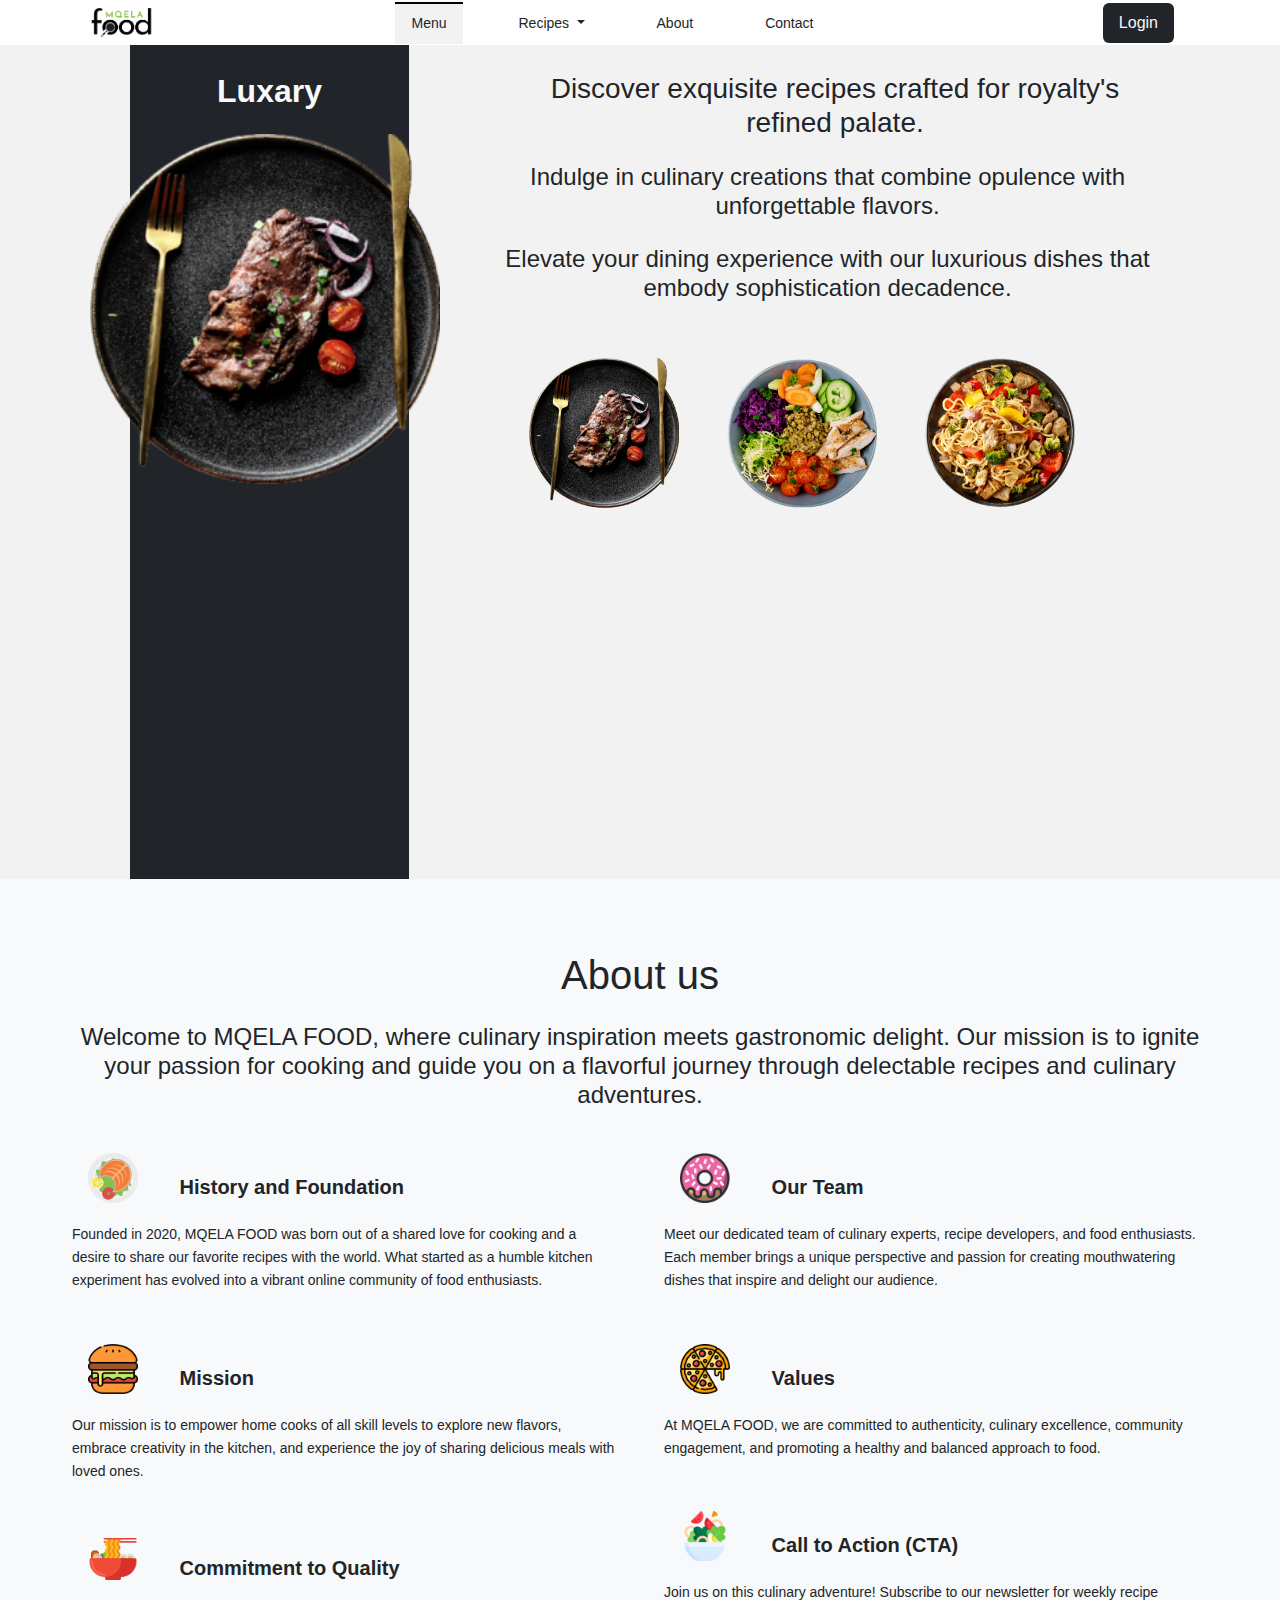
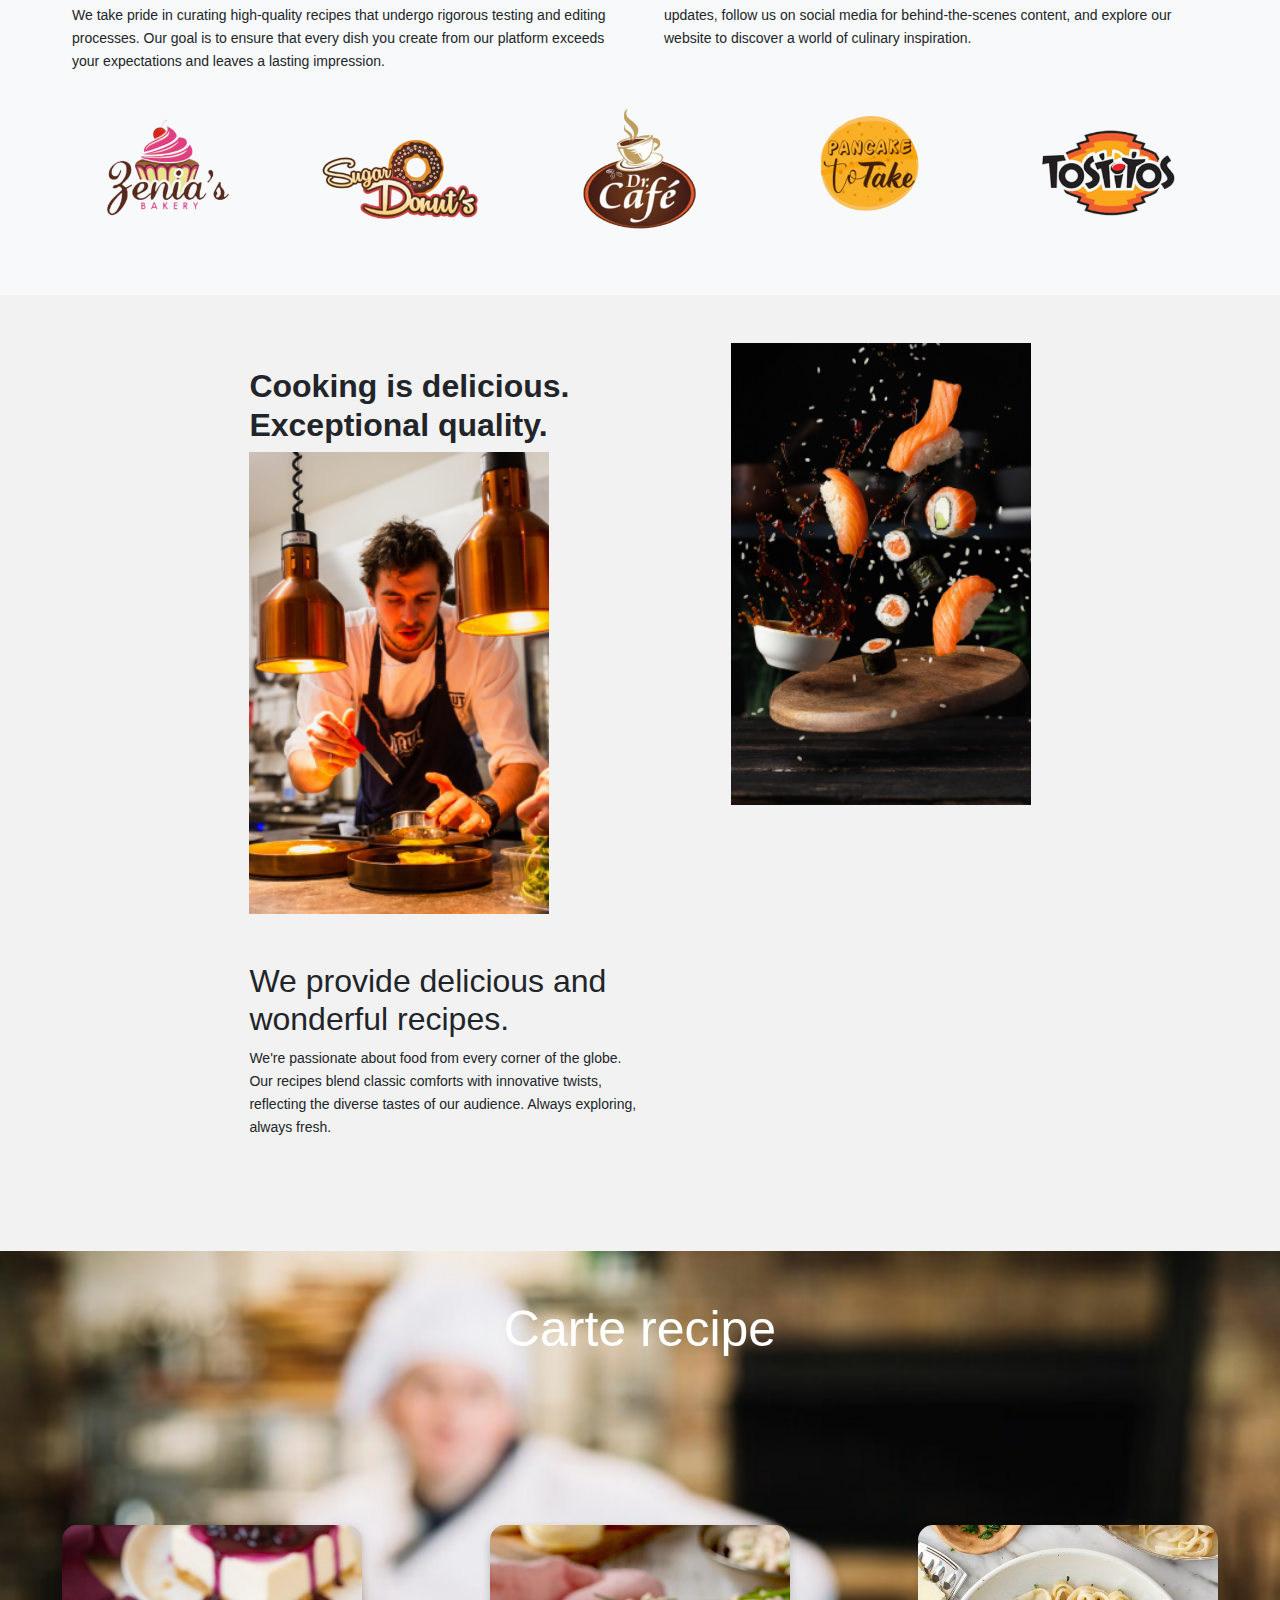
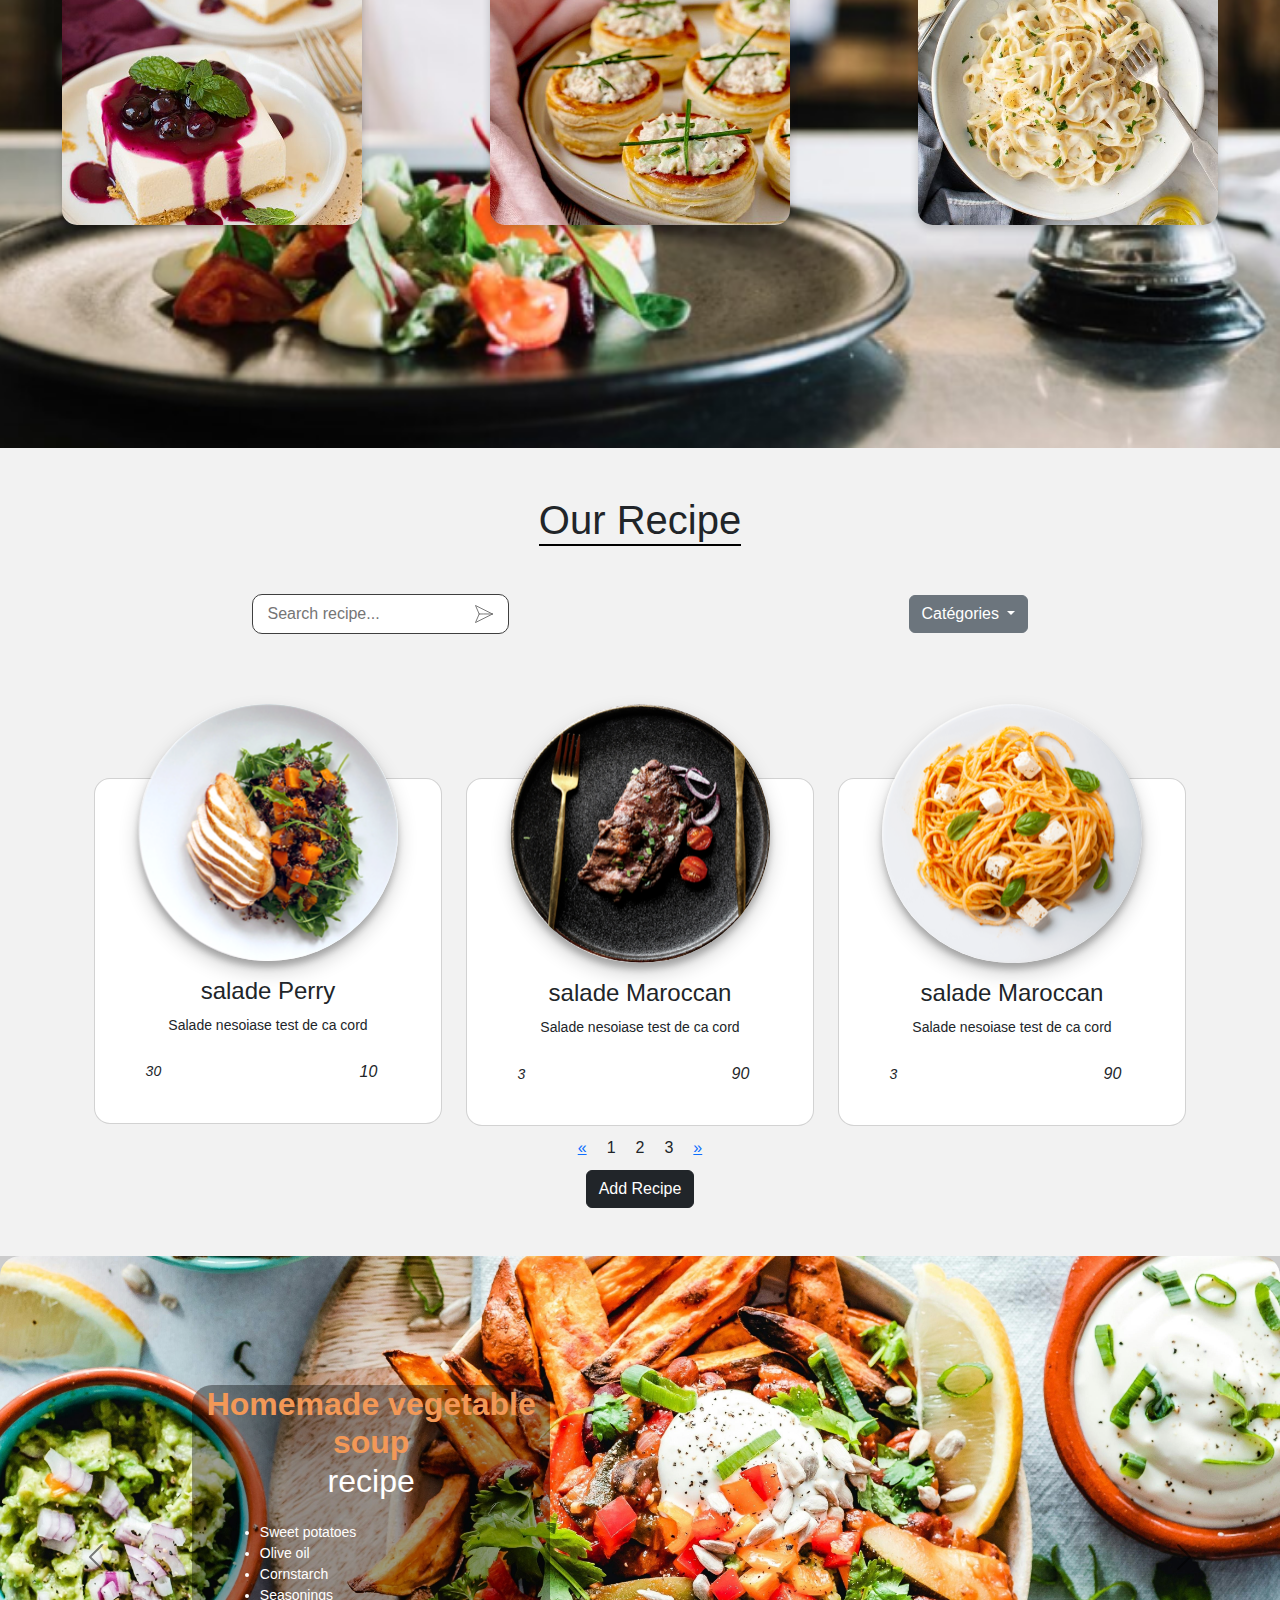
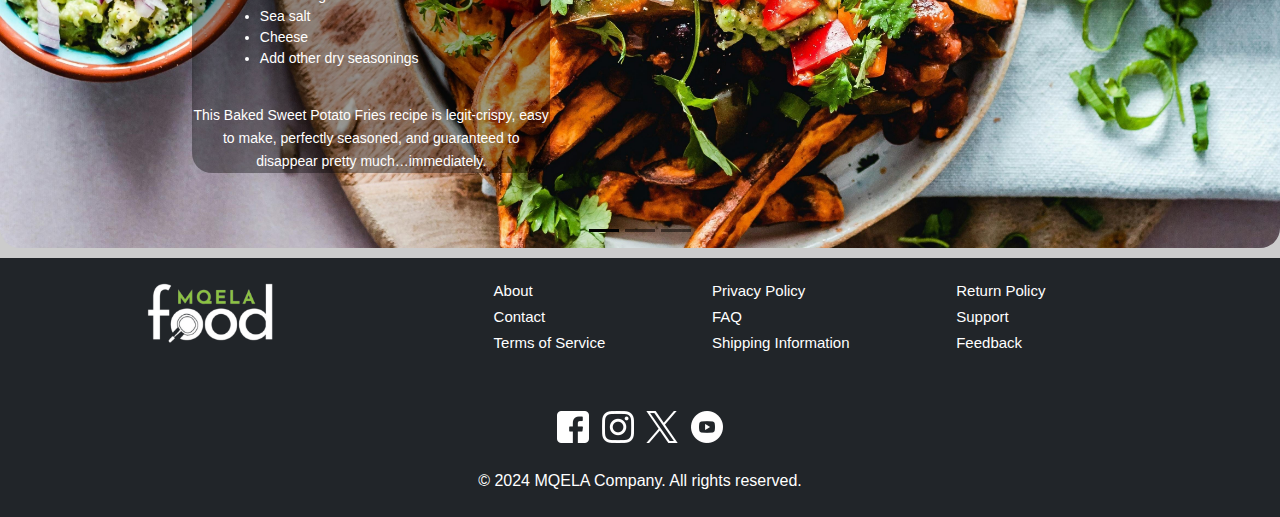
<file: index.html>
<!DOCTYPE html>
<html lang="en">

<head>
    <meta charset="UTF-8">
    <meta name="viewport" content="width=device-width, initial-scale=1.0">
    <title>MQELA FOOD</title>
    <link rel="icon" href="images/logo-head.png">
    <!-- bootstrap css link -->
    <link href="https://cdn.jsdelivr.net/npm/bootstrap@5.3.3/dist/css/bootstrap.min.css" rel="stylesheet"
        integrity="sha384-QWTKZyjpPEjISv5WaRU9OFeRpok6YctnYmDr5pNlyT2bRjXh0JMhjY6hW+ALEwIH" crossorigin="anonymous">
    <!-- Font awesome -->
    <link rel="stylesheet" href="https://cdnjs.cloudflare.com/ajax/libs/font-awesome/6.5.1/css/all.min.css"
        integrity="sha512-DTOQO9RWCH3ppGqcWaEA1BIZOC6xxalwEsw9c2QQeAIftl+Vegovlnee1c9QX4TctnWMn13TZye+giMm8e2LwA=="
        crossorigin="anonymous" referrerpolicy="no-referrer" />
    <!-- Css link -->
    <link rel="stylesheet" href="style.css">

</head>

<body onload="paginationChange()">
    <!-- NavBar -->
    <nav class="navbar fixed-top navbar-expand-lg py-0" style="height: 45px;">
        <div class="container">
            <img class="navbar-brand me-auto" style="width: 80px" src="images/logo-black-food.png">
            <div class="offcanvas offcanvas-end" tabindex="-1" id="offcanvasNavbar"
                aria-labelledby="offcanvasNavbarLabel">
                <div class="offcanvas-header">
                    <h5 class="offcanvas-title" id="offcanvasNavbarLabel">WELCOME TO MQELA FOOD</h5>
                    <button type="button" class="btn-close" data-bs-dismiss="offcanvas" aria-label="Close"></button>
                </div>
                <div class="offcanvas-body">
                    <ul class="navbar-nav justify-content-center flex-grow-1 pe-3">
                        <li class="nav-item active-menu">
                            <a class="nav-link text-dark mx-lg-2 mx-4" aria-current="page" href="#">Menu</a>
                        </li>
                        <li class="nav-item dropdown">
                            <a class="nav-link dropdown-toggle mx-lg-2 mx-4 text-dark" href="#" role="button"
                                data-bs-toggle="dropdown" aria-expanded="false">
                                Recipes
                            </a>
                            <ul class="dropdown-menu">
                                <li><a class="dropdown-item" href="#add-recipe">Add recipe</a></li>
                                <li><a class="dropdown-item" href="#">Must popular</a></li>
                                <li><a class="dropdown-item" href="#">Must rated</a></li>
                            </ul>
                        </li>
                        <li class="nav-item">
                            <a class="nav-link text-dark mx-lg-2 mx-4" href="#">About</a>
                        </li>
                        <li class="nav-item">
                            <a class="nav-link text-dark mx-lg-2 mx-4" href="#">Contact</a>
                        </li>
                    </ul>
                </div>
            </div>
            <button href=""
                class="login-button bg-dark text-light border border-0 px-3 py-2 rounded mx-4">Login</button>
            <button class="navbar-toggler" type="button" data-bs-toggle="offcanvas" data-bs-target="#offcanvasNavbar"
                aria-controls="offcanvasNavbar" aria-label="Toggle navigation">
                <span class="navbar-toggler-icon"></span>
            </button>
        </div>
    </nav>
    <!-- Slides Home -->
    <section class="container d-flex justify-content-between">
        <div class="menu-search d-flex justify-content-start flex-column mt-4 mx-5 bg-dark w-25 gy-5"
            style="height: 95vh;">
            <h1 id="title" class="text-light text-center mb-4 mt-5">Luxary</h1>
            <div class="div-img">
                <img id="big-img" class="img-slide" src="images/images/dish/2.png" alt="">
            </div>
        </div>
        <div class="home-desc f-flex flex-column mx-5 my-5 text-center">
            <h3 id="desc1" class="mt-4">Discover exquisite recipes crafted for royalty's refined palate.</h3>
            <h4 id="desc2" class="mt-4">Indulge in culinary creations that combine opulence with unforgettable flavors.
            </h4>
            <h4 id="desc3" class="mt-4">Elevate your dining experience with our luxurious dishes that embody
                sophistication decadence.</h4>
            <div class="d-flex flex-row small-img">
                <img id="luxary" onclick="myDish(this.src)" class="mx-4 mt-5" style="width: 150px; height: 150px;" src="images/images/dish/2.png" alt="">
                <img id="healthy" onclick="myDish(this.src)" class="mx-4 mt-5" style="width: 150px; height: 150px;" src="images/images/dish/6.png" alt="">
                <img id="delicious" onclick="myDish(this.src)" class="mx-4 mt-5" style="width: 150px; height: 150px;" src="images/images/dish/4.png" alt="">
            </div>
        </div>
    </section>
    <!-- Slides Home -->
    <!-- About -->
    <section class="about bg-light p-5">
        <div class="title text-center m-3">
            <h1 class="m-4">About us</h1>
            <h4>Welcome to MQELA FOOD, where culinary inspiration meets gastronomic delight. Our mission is to ignite your passion for cooking and guide you on a flavorful journey through delectable recipes and culinary adventures.</h4>
        </div>
        <div class="allcaract d-flex flex-row gy-5 gx-5">
            <div class="col d-flex flex-column gy-5 gx-5">
                <div class="row-1">
                    <div class="head-about m-4">
                        <div class="d-flex flex-row align-items-center m-3">
                            <img class="about-img me-3" src="images/images/about/1.png" alt="">
                            <h5>History and Foundation</h5>
                        </div>
                        <p>Founded in 2020, MQELA FOOD was born out of a shared love for cooking and a desire to share our favorite recipes with the world. What started as a humble kitchen experiment has evolved into a vibrant online community of food enthusiasts.</p>
                    </div>
                </div>
                <div class="row-2">
                    <div class="head-about m-4">
                        <div class="d-flex flex-row gy-5 gx-5 align-items-center m-3">
                            <img class="about-img me-3" src="images/images/about/3.png" alt="">
                            <h5>Mission</h5>
                        </div>
                        <p>Our mission is to empower home cooks of all skill levels to explore new flavors, embrace creativity in the kitchen, and experience the joy of sharing delicious meals with loved ones.</p>
                    </div>
                </div>
                <div class="row-3">
                    <div class="head-about m-4">
                        <div class="d-flex flex-row gy-5 gx-5 align-items-center m-3">
                            <img class="about-img me-3" src="images/images/about/5.png" alt="">
                            <h5>Commitment to Quality</h5>
                        </div>
                        <p>We take pride in curating high-quality recipes that undergo rigorous testing and editing processes. Our goal is to ensure that every dish you create from our platform exceeds your expectations and leaves a lasting impression.</p>
                    </div>
                </div>
            </div>
            <div class="col d-flex flex-column gy-5 gx-5">
                <div class="row-1">
                    <div class="head-about m-4">
                        <div class="d-flex flex-row align-items-center m-3">
                            <img class="about-img me-3" src="images/images/about/2.png" alt="">
                            <h5>Our Team</h5>
                        </div>
                        <p>Meet our dedicated team of culinary experts, recipe developers, and food enthusiasts. Each member brings a unique perspective and passion for creating mouthwatering dishes that inspire and delight our audience.</p>
                    </div>
                </div>
                <div class="row-2">
                    <div class="head-about m-4 ">
                        <div class="d-flex flex-row align-items-center m-3">
                            <img class="about-img me-3" src="images/images/about/4.png" alt="">
                            <h5>Values</h5>
                        </div>
                        <p>At MQELA FOOD, we are committed to authenticity, culinary excellence, community engagement, and promoting a healthy and balanced approach to food.</p>
                    </div>
                </div>
                <div class="row-3">
                    <div class="head-about m-4">
                        <div class="d-flex flex-row align-items-center m-3">
                            <img class="about-img me-3" src="images/images/about/6.png" alt="">
                            <h5>Call to Action (CTA)</h5>
                        </div>
                        <p>Join us on this culinary adventure! Subscribe to our newsletter for weekly recipe updates, follow us on social media for behind-the-scenes content, and explore our website to discover a world of culinary inspiration.</p>
                    </div>
                </div>
            </div>
        </div>
        <div class="brands d-flex justify-content-around">
            <img class="brands-img" src="images/images/brands/b1.png" alt="">
            <img class="brands-img" src="images/images/brands/b2.png" alt="">
            <img class="brands-img" src="images/images/brands/b3.png" alt="">
            <img class="brands-img" src="images/images/brands/b4.png" alt="">
            <img class="brands-img" src="images/images/brands/b5.png" alt="">
        </div>
    </section>
    <!-- info -->
    <section class="container">
        <div class="py-5 d-flex" id="parent">
          <div class="Cooking">
            <div class="chef">
              <h2 class="pt-4 fw-bold">
                Cooking is delicious.<br />
                Exceptional quality.<br />
              </h2>
              <img src="images/c1 1.png" width="300px" alt="" />
            </div>

            <div class="recipe py-5">
              <h2>We provide delicious and wonderful recipes.</h2>
              <p>
                We're passionate about food from every corner of the globe.<br />
                Our recipes blend classic comforts with innovative twists,<br />
                reflecting the diverse tastes of our audience. Always exploring,<br />
                always fresh.
              </p>
            </div>
          </div>
          <div>
            <img src="images/main-b 1.png" width="300px" class="food-image" />
          </div>
        </div>
      </section>
      <section class="why-us">
        <h1 class="pt-5 text-center text-white">Carte recipe</h1>
        <div class="Tcard">
          <div class="card-zineb">
            <div class="flip-card">
              <div class="card-front">
                <img src="images/sweet.jpg" alt="" />

              </div>
              <div class="card-back">
                <h5>Sweet Menu</h5>
                <ul style="list-style-type:disc">
                  <li>Chocolate Chip Cookies</li>
                  <li>Peanut Butter Cookies</li>
                  <li>Fudgy Brownies</li>
                  <li>Lemon Bars</li>
                  <li>Chocolate Cake</li>
                  <li>Carrot Cake</li>
                  <li>Cherry Pie</li>
                  <li>Key Lime Pie</li>
                  <li>Fruit Tart</li>
                </ul>
              </div>
            </div>
          </div>

          <div class="card-zineb">
            <div class="flip-card">
              <div class="card-front">
                <img src="images/eventy1.jpg" alt="" />

              </div>
              <div class="card-back">
                <h5>Savory Menu</h5>
                <ul style="list-style-type:disc">
                  <li>Fruit and Vegetable Salad</li>
                  <li>Hummus with Tahini and Olive Oil</li>
                  <li>French Fries with Barbecue Sauce</li>
                  <li>Risotto with Seasonal Vegetables</li>
                  <li>Grilled Salmon with Lemon Butter Sauce</li>
                  <li>Pasta with White Sauce and Mushrooms</li>
                  <li>Mixed Vegetable Soup</li>
                  <li>Tomato Soup with Peas and Carrots</li>
                </ul>
              </div>
            </div>
          </div>

          <div class="card-zineb">
            <div class="flip-card">
              <div class="card-front">
                <img src="images/pasta.jpg" alt="" />

              </div>
              <div class="card-back">
                <h5>Pasta Menu</h5>
                <ul style="list-style-type:disc">
                  <li>Chocolate Chip Cookies</li>
                  <li>Peanut Butter Cookies</li>
                  <li>Fudgy Brownies</li>
                  <li>Lemon Bars</li>
                  <li>Chocolate Cake</li>
                  <li>Carrot Cake</li>
                  <li>Cherry Pie</li>
                  <li>Key Lime Pie</li>
                  <li>Fruit Tart</li>
                </ul>
              </div>
            </div>
          </div>
        </div>
      </section>
          <!-- Recipes -->
       <div class="container">
      <div class="recipe-container mb-5">
        <h1 class="title title-top text-center m-5">Our Recipe</h1>

        <div class="bar-search">
            <div class="messageBox">
                <input id="search" class="border-0" required="" placeholder="Search recipe..." type="text" id="messageInput" />
                <button id="sendButton">
                    <svg xmlns="http://www.w3.org/2000/svg" fill="none" viewBox="0 0 664 663">
                        <path fill="none"
                            d="M646.293 331.888L17.7538 17.6187L155.245 331.888M646.293 331.888L17.753 646.157L155.245 331.888M646.293 331.888L318.735 330.228L155.245 331.888">
                        </path>
                        <path stroke-linejoin="round" stroke-linecap="round" stroke-width="33.67" stroke="#6c6c6c"
                            d="M646.293 331.888L17.7538 17.6187L155.245 331.888M646.293 331.888L17.753 646.157L155.245 331.888M646.293 331.888L318.735 330.228L155.245 331.888">
                        </path>
                    </svg>
                </button>
            </div>
          <div class="dropdown align-items-center">
            <button
              class="btn btn-secondary dropdown-toggle"
              type="button"
              data-bs-toggle="dropdown"
              aria-expanded="false"
            >
              Catégories
            </button>
            <ul class="dropdown-menu">
              <li>
                <a
                  class="dropdown-item categorie"
                  href="#"
                  data-category="Salad"
                  >Salad</a
                >
              </li>
              <li>
                <a
                  class="dropdown-item categorie"
                  href="#"
                  data-category="Burger"
                  >Burger</a
                >
              </li>
              <li>
                <a
                  class="dropdown-item categorie"
                  href="#"
                  data-category="Fast Food"
                  >Fast Food</a
                >
              </li>
            </ul>
          </div>
        </div>

        <div class="row row-cols-1 row-cols-md-3 gy-5 mt-5" style="width: 100%;" id="cont-card"></div>

        <div class="w3-center w3-padding-32">
          <div class="w3-bar">
            <a
              href="#"
              id="previous-button"
              class="w3-bar-item w3-button w3-hover-black"
              >&laquo;</a
            >
            <a
              href="#"
              class="page-link custom-page-link w3-bar-item w3-button"
              onclick="changePage(this)"
              >1</a
            >
            <a
              href="#"
              class="page-link custom-page-link w3-bar-item w3-button"
              onclick="changePage(this)"
              >2</a
            >
            <a
              href="#"
              class="page-link custom-page-link w3-bar-item w3-button"
              onclick="changePage(this)"
              >3</a
            >
            <a
              href="#"
              id="next-button"
              class="w3-bar-item w3-button w3-hover-black"
              >&raquo;</a
            >
          </div>
        </div>

        <!-- /////////////////////////////////////////////////////////////////////////////////////// -->
        <button
          type="button"
          class="btn btn-dark"
          data-bs-toggle="modal"
          data-bs-target="#exampleModal1"
          data-bs-whatever="@getbootstrap"
          id="add-recipe"
        >
          Add Recipe
        </button>
        <div
          class="modal"
          id="exampleModal1"
          tabindex="-1"
          aria-labelledby="exampleModalLabel"
          aria-hidden="true"
        >
          <div class="modal-dialog">
            <div class="modal-content">
              <div class="modal-header">
                <h1 class="modal-title fs-5" id="exampleModalLabel">
                  Add Recipe
                </h1>
                <button
                  type="button"
                  class="btn-close"
                  data-bs-dismiss="modal"
                  aria-label="Close"
                ></button>
              </div>
              <div class="modal-body">
<div id="myForm">
                  <form class="form bg-body-secondary p-5 m-4">
                    <div class="mb-3">
                      <label for="formFile" class="form-label"
                        >Choice image for Recette</label
                      >
                      <input
                        class="form-control"
                        type="file"
                        id="img-recette"
                        required
                      />
                    </div>
                    <div class="mb-3">
                      <label for="exampleFormControlInput1" class="form-label"
                        >Enter Title of Recette</label
                      >
                      <input
                        type="text"
                        class="form-control"
                        placeholder="Title"
                        id="title-recette"
                        required
                      />
                    </div>
                    <div class="mb-3">
                      <label
                        for="exampleFormControlTextarea1"
                        class="form-label"
                        >Enter your Description</label
                      >
                      <textarea
                        class="form-control"
                        rows="3"
                        id="descr-recette"
                        required
                      ></textarea>
                    </div>
                    <div class="mb-3">
                         <label for="recipeCategory" class="form-label">Catégorie:</label>
                        <select class="form-select" id="cat" required>
                            <option selected disabled>Sélectionner une catégorie</option>
                            <option value="Salad">Salad</option>
                            <option value="Burger">Burger</option>
                            <option value="Fast Food">Fast Food</option>
                        </select>

                    </div>
                     <div class="mb-3">
                      <label
                        for="exampleFormControlTextarea1"
                        class="form-label"
                        >Enter your Ingredients</label
                      >
                      <textarea
                        class="form-control"
                        rows="3"
                        id="ingr"
                      ></textarea>
                    </div>
                     <div class="mb-3">
                      <label
                        for="exampleFormControlTextarea1"
                        class="form-label"
                        >Enter your Direction</label
                      >
                      <textarea
                        class="form-control"
                        rows="3"
                        id="direc"
                      ></textarea>
                    </div>
                     <div class="mb-3">
                      <label
                        for="exampleFormControlTextarea1"
                        class="form-label"
                        >Enter your Estimated Time</label
                      >
                      <textarea
                        class="form-control"
                        rows="3"
                        id="time"
                      ></textarea>
                    </div>
                     <div class="mb-3">
                      <label
                        for="exampleFormControlTextarea1"
                        class="form-label"
                        >Enter your Serving</label
                      >
                      <textarea
                        class="form-control"
                        rows="3"
                        id="serv"
                      ></textarea>
                    </div>
                     <div class="mb-3">
                      <label
                        for="exampleFormControlTextarea1"
                        class="form-label"
                        >Enter your Nutritional Value</label
                      >
                      <textarea
                        class="form-control"
                        rows="3"
                        id="nt-value"
                      ></textarea>
                    </div>
                  </form>
                </div>
              </div>
              <div class="modal-footer">
                <button
                  type="button"
                  class="btn btn-secondary"
                  data-bs-dismiss="modal"
                >
                  Close
                </button>
                <button type="button" class="btn btn-primary" id="send">
                  Add
                </button>
              </div>
            </div>
          </div>
        </div>
      </div>
    </div>
    <!-- popuuuuuuuuuuuuuuuuuuup-->
    <div
            class="modal fade"
            id="productModal"
            tabindex="-1"
            aria-labelledby="productModalLabel"
            aria-hidden="true"
    >
        <div class="modal-dialog modal-dialog-centered">
            <div class="modal-content">
                <div class="modal-header">
                    <button
                            type="button"
                            class="btn-close"
                            data-bs-dismiss="modal"
                            aria-label="Close"
                    ></button>
                </div>
                <div class="img"></div>
                <div class="title-popup">
                    <h4>Pan Seared Salmon with Capers</h4>
                </div>
                <ul class="tab">
                    <li>
                        <a
                                href="javascript:void(0)"
                                class="tablinks"
                                onclick="salmon(event, 'ingredients')"
                        >
                            <svg
                                    version="1.1"
                                    id="Layer_1"
                                    xmlns="http://www.w3.org/2000/svg"
                                    xmlns:xlink="http://www.w3.org/1999/xlink"
                                    x="0px"
                                    y="0px"
                                    viewBox="0 0 50 50"
                                    style="
                    enable-background: new 0 0 25 50;
                    width: 50px;
                    height: 50px;
                  "
                                    xml:space="preserve"
                            >
                  <style type="text/css">
                    .st0 {
                        fill: #000000;
                    }
                  </style>
                                <g>
                    <path
                            class="st0"
                            d="M24.6,12.2c1.5,0,2.9,0,4.4,0c0.7,0.3,1.3,0.6,1.4,1.4c0.1,0.6,0,1.3,0,1.9c0,0.2,0,0.4,0.1,0.6c1.6,1.9,2.1,4.1,1.8,6.5
              c0,0.1,0.1,0.3,0.2,0.4c1,0.6,2.1,1.4,3.4,1.1c0,0,0,0,0,0c0.5,0,0.9,0.4,0.9,0.9c0,0.9,0,1.8,0,2.7c0,0.6-0.4,0.9-0.9,0.9
              c-0.3,0-0.5,0-0.8,0c-0.2,0.7-0.3,1.3-0.5,1.9c-0.5,1.5-1,2.9-1.5,4.4c-0.3,0.9-0.5,1-1.4,1c-4.6,0-9.2,0-13.8,0
              c-0.5,0-0.9-0.2-1.1-0.6c-0.1-0.2-0.2-0.4-0.3-0.7c-0.6-2-1.5-3.9-1.8-6c-0.7,0-1.4,0.1-1.8-0.7c0-1.1,0-2.2,0-3.3
              c0.3-0.5,0.7-0.7,1.3-0.6c0.5,0,0.9,0,1.4,0c0-0.1,0-0.2,0-0.3c0.2-2.8,2.4-5.2,5.4-5.2c0.2,0,0.3-0.1,0.4-0.3
              c0.4-0.8,0.8-1.5,1.3-2.2c0.2-0.3,0.3-0.5,0.3-0.8C23,13.9,23,12.8,24.6,12.2z M30.5,21.9c0-0.6,0.1-1,0-1.5
              c-0.2-1.5-0.8-2.9-2.2-3.7c-0.6-0.3-0.7-1.3,0-1.5c0.6-0.2,0.5-0.6,0.4-1c-1.2,0-2.4,0-3.6,0c-0.1,0.5-0.1,0.8,0.4,1.1
              c0.2,0.1,0.4,0.5,0.4,0.8c0,0.4-0.3,0.7-0.6,0.8c-1.1,0.4-1.5,1.3-1.8,2.2c0.6,0.4,1.2,0.8,1.8,1.2c0.6-0.8,1.3-0.6,2-0.1
              C28.2,20.7,29.3,21.2,30.5,21.9z M17.7,24.1c0.7,0,1.4-0.1,2.1,0c0.8,0.1,1.4-0.2,1.9-0.8c0.6-0.7,1.3-1.3,2-1.9
              c-0.9-1-2.5-1.3-3.8-0.7C18.6,21.2,17.7,22.6,17.7,24.1z M24,30.5c0,0.6,0,1.1,0,1.7c0,0.7,0.4,1,0.9,1c0.6,0,0.9-0.4,0.9-1.1
              c0-1.1,0-2.2,0-3.3c0-0.7-0.4-1.1-0.9-1.1c-0.6,0-0.9,0.4-0.9,1.1C24,29.4,24,29.9,24,30.5z M20.4,30.5c0,0.6,0,1.1,0,1.7
              c0,0,0,0.1,0,0.1c0,0.6,0.4,1,0.9,1c0.5,0,0.9-0.4,0.9-1c0-1.2,0-2.4,0-3.5c0-0.6-0.4-1-0.9-1c-0.5,0-0.9,0.4-0.9,1
              C20.4,29.3,20.4,29.9,20.4,30.5z M29.5,30.5c0-0.5,0-1.1,0-1.6c0,0,0-0.1,0-0.1c0-0.6-0.4-1-0.9-1c-0.5,0-0.9,0.4-0.9,1
              c0,1.2,0,2.3,0,3.5c0,0.6,0.4,1,0.9,1c0.5,0,0.9-0.4,0.9-1C29.5,31.6,29.5,31.1,29.5,30.5z M30.5,24.1C30.5,24.1,30.5,24,30.5,24.1
              c-1.3-0.8-2.7-1.6-4-2.4c-0.1,0-0.3-0.1-0.3,0c-0.8,0.8-1.6,1.5-2.5,2.4C26,24.1,28.2,24.1,30.5,24.1z"
                    />
                  </g>
                </svg>
                        </a>
                    </li>
                    <li>
                        <a
                                href="javascript:void(0)"
                                class="tablinks"
                                onclick="salmon(event, 'directions')"
                        >
                            <svg
                                    version="1.1"
                                    id="Layer_2"
                                    xmlns="http://www.w3.org/2000/svg"
                                    xmlns:xlink="http://www.w3.org/1999/xlink"
                                    x="0px"
                                    y="0px"
                                    viewBox="0 0 50 50"
                                    style="
                    enable-background: new 0 0 50 50;
                    width: 50px;
                    height: 50px;
                  "
                                    xml:space="preserve"
                            >
                  <style type="text/css">
                    .st0 {
                        fill: #000000;
                    }
                  </style>
                                <g>
                    <path
                            class="st0"
                            d="M13.4,26.9c-0.8-0.3-1.5-0.5-2.2-0.8c-1-0.4-1.5-1.2-1.2-2c0.3-0.8,1.2-1.1,2.2-0.8c1.2,0.3,1.3,0.5,1,1.8
              c-0.5-0.2-1.1-0.3-1.6-0.5c0,0.1,0,0.1-0.1,0.2c0.7,0.3,1.4,0.5,2.4,0.9c-0.1-0.9-0.2-1.6-0.3-2.3c0-0.2-0.3-0.3-0.5-0.4
              c-0.2-0.2-0.3-0.4-0.5-0.6c0.2-0.2,0.5-0.4,0.7-0.5c0.2-0.1,0.4,0,0.6,0c7.6,0,15.1,0,22.7,0c0.2,0,0.5,0,0.7,0
              c0.2,0.1,0.4,0.3,0.4,0.4c0,0.2-0.2,0.5-0.3,0.6c-1.3,0.2-0.9,1.2-1,2c0,0.2,0,0.4,0.1,0.8c0.7-0.3,1.4-0.5,2.1-0.8
              c0-0.1,0-0.1,0-0.2c-0.5,0.1-1,0.3-1.5,0.4c-0.5-0.8-0.3-1.3,0.6-1.6c0.2-0.1,0.5-0.1,0.7-0.2c0.9-0.1,1.6,0.3,1.9,1
              c0.2,0.7-0.2,1.4-1.1,1.8c-0.7,0.3-1.4,0.5-2.2,0.8c0.2,0.7,0.4,1.4,0.6,2.1c0.9,3,0.2,5-2.4,6.8c-0.3,0.2-0.7,0.3-1,0.3
              c-5.9,0-11.8,0-17.8,0c-0.3,0-0.7-0.1-1-0.3C12.6,34,11.9,32,12.7,29C12.9,28.3,13.1,27.7,13.4,26.9z M16,23.4c0.3,2-0.5,3.9-1,5.9
              c-0.5,1.9,0.1,3.5,1.5,4.8c0.5,0.5,1,0.5,1.7,0.3c-0.4-0.3-0.6-0.6-0.9-0.8c-1.2-1.2-1.5-2.6-1.1-4.3c0.2-0.7,0.4-1.3,0.5-2
              c0.1-1.1,0.2-2.3,0.2-3.5C16.9,23.4,16.6,23.2,16,23.4z"
                    />
                                    <path
                                            class="st0"
                                            d="M36.6,21.1c-7.7,0-15.4,0-23.1,0c0.3-1.2,1-2,1.9-2.7c1.6-1.2,3.4-1.7,5.3-2.1c0.9-0.2,1.8-0.4,2.8-0.6
              c-0.2-0.6-0.4-1-0.5-1.4c-0.3-0.8-0.1-1.4,0.8-1.7c1.1-0.5,2.2-0.5,3.3,0c0.8,0.4,1.1,1,0.8,1.8c-0.1,0.4-0.3,0.8-0.5,1.3
              c0.8,0.2,1.5,0.4,2.2,0.6c2,0.4,4,1,5.6,2.3C35.7,19.2,36.4,19.9,36.6,21.1z M21.6,17c-1.9-0.1-5.4,1.6-6,3.1
              c0.7,0.2,1.1-0.1,1.6-0.6c0.5-0.6,1.2-1,1.8-1.4C19.9,17.7,20.8,17.4,21.6,17z"
                                    />
                  </g>
                </svg>
                        </a>
                    </li>
                    <li>
                        <a
                                href="javascript:void(0)"
                                class="tablinks"
                                onclick="salmon(event, 'time-ing')"
                        >
                            <svg
                                    version="1.1"
                                    id="Layer_3"
                                    xmlns="http://www.w3.org/2000/svg"
                                    xmlns:xlink="http://www.w3.org/1999/xlink"
                                    x="0px"
                                    y="0px"
                                    viewBox="0 0 50 50"
                                    style="
                    enable-background: new 0 0 50 50;
                    width: 50px;
                    height: 50px;
                  "
                                    xml:space="preserve"
                            >
                  <style type="text/css">
                    .st0 {
                        fill: #000000;
                    }
                  </style>
                                <g>
                    <path
                            d="M25,12.2c6.6,0,12,5.4,12,12c0,6.6-5.4,12-12,12c-6.6,0-12-5.4-12-12C13,17.6,18.4,12.2,25,12.2z M29.4,15.8
              c-1.2-0.6-2.4-1-3.8-1.1c0,0.4,0,0.7,0,1.1c0,0.5-0.2,0.8-0.6,0.8c-0.4,0-0.6-0.3-0.6-0.8c0-0.4,0-0.7,0-1.1
              c-1.4,0.1-2.6,0.4-3.8,1.1c0.2,0.3,0.4,0.6,0.5,0.9c0,0.1,0,0.3-0.1,0.4c-0.1,0.1-0.3,0-0.4,0c-0.1,0-0.1-0.2-0.2-0.3
              c-0.1-0.2-0.3-0.4-0.4-0.6c-1.1,0.7-2.1,1.6-2.8,2.7c0.3,0.2,0.7,0.4,1,0.6c0.4,0.2,0.5,0.6,0.3,0.9c-0.2,0.3-0.5,0.4-0.9,0.2
              c-0.3-0.2-0.7-0.4-1-0.6c-0.6,1.2-0.9,2.5-1,3.8c0.3,0,0.6,0,0.9,0c0.2,0,0.4,0.1,0.4,0.3c0,0.3-0.2,0.4-0.5,0.4
              c-0.3,0-0.6,0-0.9,0c0.1,1.4,0.4,2.6,1,3.8c0.2-0.1,0.3-0.2,0.5-0.3c0.2-0.1,0.3-0.2,0.5-0.3c0.4-0.2,0.8-0.2,1,0.2
              c0.2,0.3,0.1,0.7-0.3,0.9c-0.3,0.2-0.6,0.4-1,0.6c0.8,1.1,1.7,2,2.9,2.8c0.1-0.3,0.3-0.5,0.4-0.7c0.1-0.2,0.3-0.4,0.6-0.3
              c0.3,0.1,0.2,0.4,0,0.6c-0.1,0.2-0.3,0.5-0.4,0.8c1.2,0.6,2.4,1,3.7,1.1c0,0,0-0.1,0-0.1c0-0.3,0-0.7,0-1c0-0.5,0.2-0.8,0.6-0.8
              c0.4,0,0.6,0.3,0.6,0.8c0,0.4,0,0.7,0,1.1c1.4-0.1,2.6-0.5,3.8-1.1c-0.2-0.3-0.4-0.6-0.5-0.9c0-0.1,0-0.3,0.1-0.4
              c0.1-0.1,0.3,0,0.4,0c0.1,0,0.1,0.2,0.2,0.3c0.1,0.2,0.3,0.4,0.4,0.6c1.1-0.7,2.1-1.6,2.8-2.7c-0.3-0.2-0.6-0.4-0.9-0.5
              c-0.4-0.2-0.5-0.6-0.3-0.9c0.2-0.3,0.6-0.4,1-0.2c0.3,0.2,0.6,0.4,0.9,0.5c0.6-1.2,0.9-2.5,1-3.9c-0.3,0-0.6,0-0.9,0
              c-0.3,0-0.5-0.1-0.5-0.3c0-0.3,0.2-0.4,0.5-0.3c0.3,0,0.6,0,0.9,0c-0.1-1.4-0.4-2.6-1-3.8c-0.3,0.2-0.6,0.4-1,0.5
              c-0.4,0.2-0.8,0.2-1-0.2c-0.2-0.3-0.1-0.7,0.3-0.9c0.3-0.2,0.6-0.4,1-0.6c-0.8-1.1-1.7-2-2.8-2.8c-0.1,0.3-0.3,0.5-0.4,0.8
              c-0.1,0.2-0.3,0.4-0.5,0.2c-0.2-0.1-0.2-0.3-0.1-0.5C29.1,16.3,29.3,16.1,29.4,15.8z"
                    />
                                    <path
                                            d="M25,25.5c-0.5,0-1-0.3-1.2-0.8c-0.1-0.1-0.2-0.3-0.3-0.4c-1.2-0.7-2.5-1.4-3.7-2.1c-0.3-0.2-0.5-0.3-0.5-0.7
              c-0.1-0.6,0.5-1,1-0.8c0.1,0,0.2,0.1,0.4,0.2c1.2,0.7,2.4,1.3,3.6,2c0.1,0.1,0.3,0.1,0.5,0.1c0.2,0,0.5,0,0.7,0
              c0.2,0,0.3,0,0.5-0.1c1.2-0.7,2.4-1.4,3.7-2c0.2-0.1,0.3-0.2,0.5-0.2c0.4,0,0.7,0.2,0.8,0.6c0.1,0.3,0,0.7-0.4,0.9
              c-0.7,0.4-1.4,0.8-2.1,1.1c-0.6,0.3-1.2,0.7-1.8,1c-0.1,0.1-0.2,0.2-0.3,0.4C26.1,25.2,25.6,25.5,25,25.5z"
                                    />
                  </g>
                </svg>
                        </a>
                    </li>
                    <li>
                        <a
                                href="javascript:void(0)"
                                class="tablinks"
                                onclick="salmon(event, 'serving')"
                        >
                            <svg
                                    version="1.1"
                                    id="Layer_4"
                                    xmlns="http://www.w3.org/2000/svg"
                                    xmlns:xlink="http://www.w3.org/1999/xlink"
                                    x="0px"
                                    y="0px"
                                    viewBox="0 0 50 50"
                                    style="
                    enable-background: new 0 0 50 50;
                    width: 50px;
                    height: 50px;
                  "
                                    xml:space="preserve"
                            >
                  <style type="text/css">
                    .st0 {
                        fill: #000000;
                    }
                  </style>
                                <g>
                    <path
                            d="M24.2,12.2c0.5,0,1.1,0,1.6,0c0.4,0.1,0.8,0.1,1.1,0.2c3.3,0.6,5.9,2.2,7.8,4.9c0.3,0.4,0.2,0.6-0.2,0.9
              c-3.1,1.8-6.1,3.5-9.2,5.3c-0.3,0.1-0.5,0.2-0.8,0.2c-3,0-6,0-9,0c-0.6,0-1.3,0-1.9,0c-0.4,0-0.6-0.2-0.5-0.5
              c0.2-2,0.8-3.9,1.9-5.6c1.9-2.8,4.5-4.5,7.8-5.1C23.3,12.3,23.7,12.3,24.2,12.2z"
                    />
                                    <path
                                            d="M36.9,24.5c-0.1,3.1-1.3,5.8-3.6,8.1c-0.3,0.3-0.5,0.3-0.8,0c-2.2-2.6-4.4-5.3-6.6-7.9c-0.3-0.3-0.2-0.6,0.1-0.8
              c3-1.7,5.9-3.4,8.9-5.1c0.4-0.2,0.6-0.1,0.8,0.3C36.5,20.7,36.9,22.5,36.9,24.5z"
                                    />
                                    <path
                                            d="M18.7,24.4c1.7,0,3.3,0,5,0c0.5,0,0.7,0.3,0.5,0.8c-1.2,3.1-2.3,6.3-3.4,9.4c-0.1,0.4-0.4,0.5-0.8,0.3
              c-3.6-1.8-5.8-4.6-6.7-8.5c-0.1-0.4-0.1-0.9-0.2-1.4c0-0.4,0.1-0.6,0.6-0.6C15.3,24.4,17,24.4,18.7,24.4z"
                                    />
                                    <path
                                            d="M25,36c-1.1,0-2.1-0.2-3.2-0.4c-0.4-0.1-0.5-0.3-0.4-0.8c1.1-3,2.2-6.1,3.3-9.1c0.2-0.5,0.6-0.6,0.9-0.2
              c1.6,2,3.3,3.9,4.9,5.9c0.4,0.5,0.9,1.1,1.3,1.6c0.3,0.3,0.2,0.6-0.1,0.8c-1.8,1.2-3.7,2-5.9,2.1C25.6,36,25.3,36,25,36z"
                                    />
                  </g>
                </svg>
                        </a>
                    </li>
                    <li>
                        <a
                                href="javascript:void(0)"
                                class="tablinks"
                                onclick="salmon(event, 'nutrition')"
                        >
                            <svg
                                    version="1.1"
                                    id="Layer_5"
                                    xmlns="http://www.w3.org/2000/svg"
                                    xmlns:xlink="http://www.w3.org/1999/xlink"
                                    x="0px"
                                    y="0px"
                                    viewBox="0 0 50 50"
                                    style="
                    enable-background: new 0 0 50 50;
                    width: 50px;
                    height: 50px;
                  "
                                    xml:space="preserve"
                            >
                  <style type="text/css">
                    .st0 {
                        fill: #000000;
                    }
                  </style>
                                <g>
                    <path
                            d="M28.3,36c-2.2,0-4.4,0-6.6,0c0-0.6,0-1.2,0-1.7c0-7,0-14,0-20.9c0-0.1,0-0.2,0-0.3c0-0.5,0.3-0.8,0.8-0.8
              c1.7,0,3.4,0,5.1,0c0.5,0,0.8,0.3,0.8,0.9c0,1.6,0,3.3,0,4.9c0,5.9,0,11.7,0,17.6C28.3,35.7,28.3,35.8,28.3,36z"
                    />
                                    <path
                                            d="M37.1,36c-0.1,0-0.2,0-0.3,0c-2,0-4,0-6,0c-0.3,0-0.4-0.1-0.4-0.4c0-4.6,0-9.2,0-13.9c0-0.7,0.3-1,0.9-1c1.6,0,3.2,0,4.8,0
              c0.6,0,0.9,0.3,0.9,0.9c0,4.6,0,9.2,0,13.8C37.1,35.7,37.1,35.8,37.1,36z"
                                    />
                                    <path
                                            d="M12.9,36c0-0.9,0-1.8,0-2.7c0-2.3,0-4.6,0-6.9c0-0.7,0.3-0.9,0.9-0.9c1.6,0,3.2,0,4.9,0c0.6,0,0.9,0.3,0.9,0.9
              c0,1.7,0,3.4,0,5.1c0,1.4,0,2.8,0,4.2c0,0.3,0,0.4-0.3,0.4c-2,0-4,0-6,0C13.1,36,13,36,12.9,36z"
                                    />
                  </g>
                </svg>
                        </a>
                    </li>
                </ul>
                <div id="ingredients" class="tabcontent">
                    <!-- <h3>Ingredients</h3>
                    <ul>
                      <li>4 (6 ounce) fillets</li>
                      <li>salmon 2 tablespoons olive oil</li>
                      <li>2 tablespoons capers</li>
                      <li>1/8 teaspoon salt</li>
                      <li>1/8 teaspoon ground black pepper</li>
                      <li>4 slices lemon</li>
                    </ul> -->
                </div>
                <div id="directions" class="tabcontent">
                    <!-- <h3>Directions</h3>
                    <p>
                      Preheat a large heavy skillet over medium heat for 3 minutes.
                      <br />
                      <br />
                      Coat salmon with olive oil. Place in skillet, and increase heat to
                      high. Cook for 3 minutes. Sprinkle with capers, and salt and
                      pepper. Turn salmon over, and cook for 5 minutes, or until
                      browned. Salmon is done when it flakes easily with a fork.<br />
                      <br />
                      Transfer salmon to individual plates, and garnish with lemon
                      slices.
                    </p> -->
                </div>
                <div id="time-ing" class="tabcontent">
                    <!-- <h3>Esimated Time</h3>
                    <ul>
                      <li>10m preparation time</li>
                      <li>10m cooking time</li>
                      <li>20m total</li>
                    </ul> -->
                </div>
                <div id="serving" class="tabcontent">
                    <!--  <h3>Servings</h3>
                    <p>
                      This specific recipe serves up to four people. Adjust it
                      accordingly to suit the specific needs of your party.
                    </p> -->
                </div>
                <div id="nutrition" class="tabcontent">
                    <!-- <h3>Nutritional Value</h3>
                    <p><i>Based on a 2000 calorie diet</i></p>
                    <ul>
                      <li>Calories: 371 kcal 19%</li>
                      <li>Fat: 25.1 g 39%</li>
                      <li>Carbs: 1.7g 1%</li>
                      <li>Protein: 33.7 g 67%</li>
                      <li>Cholesterol: 99 mg 33%</li>
                      <li>Sodium: 300 mg 12%</li>
                    </ul> -->
                </div>
            </div>
        </div>
    </div>

    <!--end popuuuuuuuuuuuuuuuuuuup -->
        <!-- Slides -->
        <div id="carouselExampleDark" class="carousel carousel-dark slide">
      <div class="carousel-indicators">
        <button
          type="button"
          data-bs-target="#carouselExampleDark"
          data-bs-slide-to="0"
          class="active"
          aria-current="true"
          aria-label="Slide 1"
        ></button>
        <button
          type="button"
          data-bs-target="#carouselExampleDark"
          data-bs-slide-to="1"
          aria-label="Slide 2"
        ></button>
        <button
          type="button"
          data-bs-target="#carouselExampleDark"
          data-bs-slide-to="2"
          aria-label="Slide 3"
        ></button>
      </div>
      <div class="carousel-inner">
        <div class="carousel-item active" data-bs-interval="10000">
          <img src="frizes.jpg" class="d-block  w-100" style="height: 100%;" alt="..." />
          <div class="carousel-caption d-none d-md-block">
            <div class="info">
              <div class="card-body" >
              <h1 id="title" class="card-title">Homemade vegetable soup</h1>
              <h2 class="tlt">recipe</h2>
              <ul class="ul" style="list-style-type:disc;">
                <li>Sweet potatoes</li>
                <li>Olive oil</li>
                <li>Cornstarch</li>
                <li>Seasonings</li>
                <li>Sea salt</li>
                <li>Cheese</li>
                <li>Add other dry seasonings</li>
              </ul>
              <p id="p" class="card-text">This Baked Sweet Potato Fries recipe is legit-crispy, easy to make, perfectly seasoned, and guaranteed to disappear pretty much…immediately.</p>
            </div>
            </div>
          </div>
        </div>
        <div class="carousel-item" data-bs-interval="2000">
          <img src="legume.jpg" class="d-block w-100" style="height: 100%;" alt="..." />
          <div class="carousel-caption d-none d-md-block">
            <div class="info">
                <div class="card-body" >
                <h1 id="title" class="card-title">Sauteed Vegetables</h1>
                <h2 class="tlt">Ingredients</h2>
                <ul class="ul" style="list-style-type:disc;">
                  <li>Tbsp olive oil</li>
                  <li>Medium red bell pepper</li>
                  <li>Medium carrots</li>
                  <li>Medium red onion</li>
                  <li>Cups broccoli florets</li>
                  <li>Fresh parsley</li>
                  <li>Fresh lemon juice</li>
                </ul>
                <p id="p" class="card-text">This is the Side Dish that Goes with just about anything and it's a breeze to prepare.</p>
              </div>
              </div>
          </div>
        </div>
        <div class="carousel-item">
          <img src="pattes.jpg" class="d-block w-100" style="height: 100%;" alt="..." />
          <div class="carousel-caption d-none d-md-block">
            <div class="info">
                <div class="card-body" >
                <h1 id="title" class="card-title">Homemade vegetable soup</h1>
                <h2 class="tlt">recipe</h2>
                <ul class="ul" style="list-style-type:disc;">
                  <li>2 Tbsp olive oil</li>
                  <li>1 Tbsp butter</li>
                  <li>Chilli</li>
                  <li>2 Cup tomato puree</li>
                  <li>½ Cup pasta boiled water</li>
                  <li>2 Tbsp sweet corn</li>
                  <li>½ Tup cheese, grated</li>
                </ul>
                <p id="p" class="card-text">Desi masala pasta recipe tastes great when prepared spicy and cheesy.</p>
              </div>
              </div>
          </div>
        </div>
      </div>
      <button
        class="carousel-control-prev"
        type="button"
        data-bs-target="#carouselExampleDark"
        data-bs-slide="prev"
      >
        <span class="carousel-control-prev-icon" aria-hidden="true"></span>
        <span class="visually-hidden">Previous</span>
      </button>
      <button
        class="carousel-control-next"
        type="button"
        data-bs-target="#carouselExampleDark"
        data-bs-slide="next"
      >
        <span class="carousel-control-next-icon" aria-hidden="true"></span>
        <span class="visually-hidden">Next</span>
      </button>
    </div>
      <!-- FOOTER STARTS HERE -->
  <footer class="footer py-4 bg-dark text-white">
    <div id="footer-content" class="container">
      <img src="logo-white-food.webp" alt="" style="width: 15%; height: 15%;">
      <div class="logo">
      </div>
      <div class="g1">
        <h3>About</h3>
        <h3>Contact</h3>
        <h3>Terms of Service</h3>
      </div>
      <div class="g2">
        <h3>Privacy Policy</h3>
        <h3>FAQ</h3>
        <h3>Shipping Information</h3>
      </div>
      <div class="g3">
        <h3>Return Policy</h3>
        <h3>Support</h3>
        <h3>Feedback</h3>
      </div>
      <div class="g4">
        <h3></h3>
        <h3></h3>
        <h3></h3>
      </div>
    </div>
    <div class="icons">
      <img src="facebook.png" alt="Facebook" />
      <img src="instagram.png" alt="Instagram" />
      <img src="twitter.png" alt="Twitter" />
      <img src="youtube.png" alt="YouTube" />
    </div>
    <div style="text-align: center;">
      <span>&copy; 2024 MQELA Company. All rights reserved.</span>
    </div>
  </footer>
  <!-- FOOTER ENDS HERE -->
    <!-- JavaScript Link -->
    <script src="script.js"></script>
    <!-- JavaScript Link -->

    <!-- bootstrap js link -->
    <script src="https://cdn.jsdelivr.net/npm/bootstrap@5.3.3/dist/js/bootstrap.bundle.min.js"
        integrity="sha384-YvpcrYf0tY3lHB60NNkmXc5s9fDVZLESaAA55NDzOxhy9GkcIdslK1eN7N6jIeHz"
        crossorigin="anonymous"></script>
    <!-- bootstrap js link -->
    <script src="https://code.jquery.com/jquery-3.6.0.min.js"></script>
</body>

</html>
</file>
<file: style.css>
*{
    margin: 0%;
    padding: 0%;
    box-sizing: border-box;
    text-decoration: none;
}
body{
    background-color: #F2F2F2;
    font-family: Arial, Helvetica, sans-serif;
}
.nav-item{
    padding: 1px 0 2px 0;
    border-top: 2px solid transparent;
    margin: 0 20px;
    cursor: pointer;
    transform: 1ms;
}
.nav-item:hover{
    padding: 1px 0 2px 0;
    border-top: 2px solid black;
    background-color: #f2f2f29a;
}

nav{
    background-color: white;
}
.active-menu{
    padding: 1px 0 2px 0;
    border-top: 2px solid black;
    background-color: #F2F2F2;
}

.messageBox {
    width: fit-content;
    height: 40px;
    display: flex;
    align-items: center;
    justify-content: center;
    background-color: #fff;
    padding: 0 15px;
    border-radius: 10px;
    border: 1px solid rgb(63, 63, 63);
}
.messageBox:focus-within {
    border: 1px solid rgb(110, 110, 110);
}

#messageInput {
    width: 200px;
    height: 100%;
    background-color: transparent;
    outline: none;
    border: none;
    padding-left: 10px;
    color: black;
}

#sendButton {
    width: fit-content;
    height: 100%;
    background-color: white;
    outline: none;
    border: none;
    display: flex;
    align-items: center;
    justify-content: center;
    cursor: pointer;
    transition: all 0.3s;
}
#sendButton svg {
    height: 18px;
    transition: all 0.3s;
}
#sendButton svg path {
    transition: all 0.3s;
}
#sendButton:hover svg path {
    fill: #fff;
    stroke: #000;
}
.img-slide{
    height: 350px;
    width: 350px;
    margin-left: -40px;
}
.card-img{
    box-shadow: rgba(0, 0, 0, 0.19) 0px 10px 20px,
    rgba(0, 0, 0, 0.23) 0px 6px 6px;
}
.btn-dark:hover{
    box-shadow: rgba(50, 50, 93, 0.25) 0px 6px 12px 2px, rgba(0, 0, 0, 0.3) 0px 3px 7px -3px;
}
.title-top{
    border-bottom: 2px solid black;
    width: auto;
}
.carousel-item img{
    width: 100%;
    height: 400px;
    border-radius: 20px;
    margin-bottom: 10px;
}

.btn-group{
    box-shadow: rgba(50, 50, 93, 0.25) 0px 6px 12px 2px, rgba(0, 0, 0, 0.3) 0px 3px 7px -3px;
}
.btn:focus{
    background-color: blue;
}
.carousel-inner{
    margin: 0 auto;
}


.about-img{
    height: 50px;
    width: auto;
}
.brands-img{
    height: 150px;
    width: auto;
}
#parent{
    width: 70%;
    margin: 0 auto;
  }
 
  /* Card */
  
  .why-us {
    background: url(images/Bg.png) no-repeat top right/cover;
    width: 100%;
    height: 797px;
  }
  .why-us h1{
    font-size: 50px;
    font-weight: 500;
  }
 .Tcard {
    /* display: grid;
      justify-items: center; */
    display: flex;
    justify-content: space-around;
    gap: 5px;
    margin-top: 13%;
    
  }

  .card-zineb {
    background-color: transparent;
    width: 300px;
    height: 300px;
    perspective: 1000px;
    border-radius: 5%;
  }
  
  .flip-card {
    position: relative;
    width: 100%;
    height: 100%;
    text-align: center;
    transition: transform 0.6s;
    transform-style: preserve-3d;
    box-shadow: 0 4px 8px 0 rgba(0, 0, 0, 0.2);
    border-radius: 5%;
  }

  .card-zineb:hover .flip-card {
    transform: rotateY(180deg);
  }

  .card-front,
  .card-back {
    position: absolute;
    width: 100%;
    height: 100%;
    -webkit-backface-visibility: hidden;
    backface-visibility: hidden;
  }
  .card-front img {
    width: 100%;
    height: 100%;
    object-fit: cover;
    border-radius: 5%;
  }
  
  .card-back {
    background-color: #ebe9e6;
    color: rgb(13, 13, 13);
    transform: rotateY(180deg);
    border-radius: 5%;
    opacity: 0.5;
  }
  .card-back h4 {
    font-size: 24px;
    font-weight: 600;
    padding-top: 20%;
  }
  .card-back p {
    letter-spacing: 1px;
    font-size: 20px;
    text-align: center;
  }

  li {
    text-align: left;
  }
h5{
  text-align: left;
  margin-left: 5%;
  margin-top: 5%;
  font-weight: bold;
}
.hide{
    display: none;
}


.info{
    width: 40%;
    display: block;
    background-color: rgba(0, 0, 0, 0.38);
    margin-bottom: 5%;
    border-radius: 20px;
}

.ul{
    color: white;
    margin-left: 10%;
    font-size: larger;
    background-color: transparent;
    text-align: left;
}

.tlt{
    color: white;
    font-size: xx-large;
    margin-bottom: 6%;
    font-weight: bolder;
}

#title{
    color: rgba(243, 152, 86, 1);
    text-align: center; font-size:xx-large;
    font-weight: 900;
    font-family: Arial, Helvetica, sans-serif;
}

#p{
    color: white;
    text-align: center;
    margin-top: 10%;
    font-weight: bolder;
}
.feedback {
  width: 100%;
  display: flex;
  justify-content: space-between;
  align-items: center;
}
.card-img {
  margin-top: -75px;
}
.w3-center .w3-bar {
  display: inline-flex;
  width: auto;
  flex-direction: row;
  gap: 20px;
  margin: 10px;
}

.bar-search{
  display: flex;
  align-items: center;
  justify-content: center;
  width: 100%;
  gap: 400px;
}
.recipe-container {
  display: flex;
  align-items: center;
  justify-content: center;
  flex-direction: column;
  column-gap: 20px;
}
.container-rate {
  position: relative;
  width: 400px;
  background: #fefefe;
  padding: 20px 30px;
  border: 1px solid #444;
  border-radius: 5px;
  display: flex;
  align-items: center;
  justify-content: center;
  flex-direction: column;
}
.container .post {
  display: none;
}
.container .text {
  font-size: 25px;
  color: #000000;
  font-weight: 500;
}
.container .edit {
  position: absolute;
  right: 10px;
  top: 5px;
  font-size: 16px;
  color: #0a0a0a;
  font-weight: 500;
  cursor: pointer;
}
.container .edit:hover {
  text-decoration: underline;
}
.container .star-widget input {
  display: none;
}
.star-widget label {
  font-size: 40px;
  color: #000000;
  padding: 10px;
  float: right;
  transition: all 0.2s ease;
}
input:not(:checked) ~ label:hover,
input:not(:checked) ~ label:hover ~ label {
  color: #fd4;
}
input:checked ~ label {
  color: #fd4;
}
input#rate-5:checked ~ label {
  color: #fe7;
  text-shadow: 0 0 20px #952;
}
#rate-1:checked ~ .form-rate header:before {
  content: "I just hate it ";
}
#rate-2:checked ~ .form-rate header:before {
  content: "I don't like it ";
}
#rate-3:checked ~ .form-rate header:before {
  content: "It is awesome ";
}
#rate-4:checked ~ .form-rate header:before {
  content: "I just like it ";
}
#rate-5:checked ~ .form-rate header:before {
  content: "I just love it ";
}
.container .form-rate {
  display: none;
}
input:checked ~ .form-rate {
  display: block;
}
.form-rate header {
  width: 100%;
  font-size: 25px;
  color: #fe7;
  font-weight: 500;
  margin: 5px 0 20px 0;
  text-align: center;
  transition: all 0.2s ease;
}
.form-rate .textarea {
  height: 100px;
  width: 100%;
  overflow: hidden;
}
.form-rate .textarea textarea {
  height: 100%;
  width: 100%;
  outline: none;
  color: #000000;
  border: 1px solid #333;
  background: #ffffff;
  padding: 10px;
  font-size: 17px;
  resize: none;
}
.textarea textarea:focus {
  border-color: #444;
}
.form-rate .btn {
  height: 45px;
  width: 100%;
  margin: 15px 0;
}
.form-rate .btn button {
  height: 100%;
  width: 100%;
  border: 1px solid #444;
  outline: none;
  background: #ffffff;
  color: #000000;
  font-size: 17px;
  font-weight: 500;
  text-transform: uppercase;
  cursor: pointer;
  transition: all 0.3s ease;
}
.form-rate .btn button:hover {
  background: #f4acac;
}
.footer h3{
    font-size: 15px;
}
#footer-content{
    display: flex;
    flex-direction: row;
    justify-content:space-around;
    margin-bottom: 4%;
}

.icons{
    display: flex;
    flex-direction: row;
    gap: 1%; justify-content:
    center;
    margin-bottom: 2%;
}

/* ----------------popuuuuuuuuuuuuuuuuuup----------------------------- */
body {
    font-family: "Open Sans", sans-serif;
    font-weight: 100;
}
body p {
    font-size: 14px;
    line-height: 23px;
}
body li {
    font-size: 14px;
}
h3 {
    margin-left: 15px;
}
.products-preview {
    padding-top: 25px;
}
.background-image {
    position: fixed;
    left: 0;
    right: 0;
    z-index: -1;
    display: block;
    background-image: url("http://images.media-allrecipes.com/userphotos/560x315/998740.jpg");
    background-repeat: no-repeat;
    background-size: cover;
    width: 100%;
    height: 100%;
    -webkit-filter: blur(15px);
    -moz-filter: blur(15px);
    -o-filter: blur(15px);
    -ms-filter: blur(15px);
    filter: blur(15px);
}
.img {
    background-image: url("images/images/Bg.png");
    image-rendering: auto;
    width: 400px;
    height: 200px;
    background-size: cover;
    background-position: center;
    margin: auto;
}
.title-popup {
    width: 500px;
    height: 40px;
    background-color: #e2e2e2;
    margin: auto;
}
.title-popup h4 {
    margin: 0px;
    padding-top: 7px;
    padding-left: 30px;
    font-weight: 300;
}
ul.tab {
    list-style-type: none;
    margin: auto;
    padding: 0px 0px 20px 0px;
    overflow: hidden;
    background-color: #f1f1f1;
    width: 500px;
    height: 55px;
}
ul.tab li {
    float: left;
}
ul.tab li a {
    display: inline-block;
    color: black;
    text-align: center;
    padding: 14px 16px;
    text-decoration: none;
    transition: 0.3s;
    font-size: 17px;
}
ul.tab li a:focus,
.active {
    background-color: #ccc;
}
ul.tab li a:hover {
    background-color: #ddd;
    cursor: pointer;
}
.tabcontent {
    display: none;
    padding: 6px 12px;
    background-color: white;
    border-top: none;
    width: 476px;
    margin: auto;
}
.tabcontent li {
    list-style-type: none;
    line-height: 23px;
}
.tabcontent p {
    margin: 20px;
}

/* --------end popuuuuuuuup----------------- */
</file>
